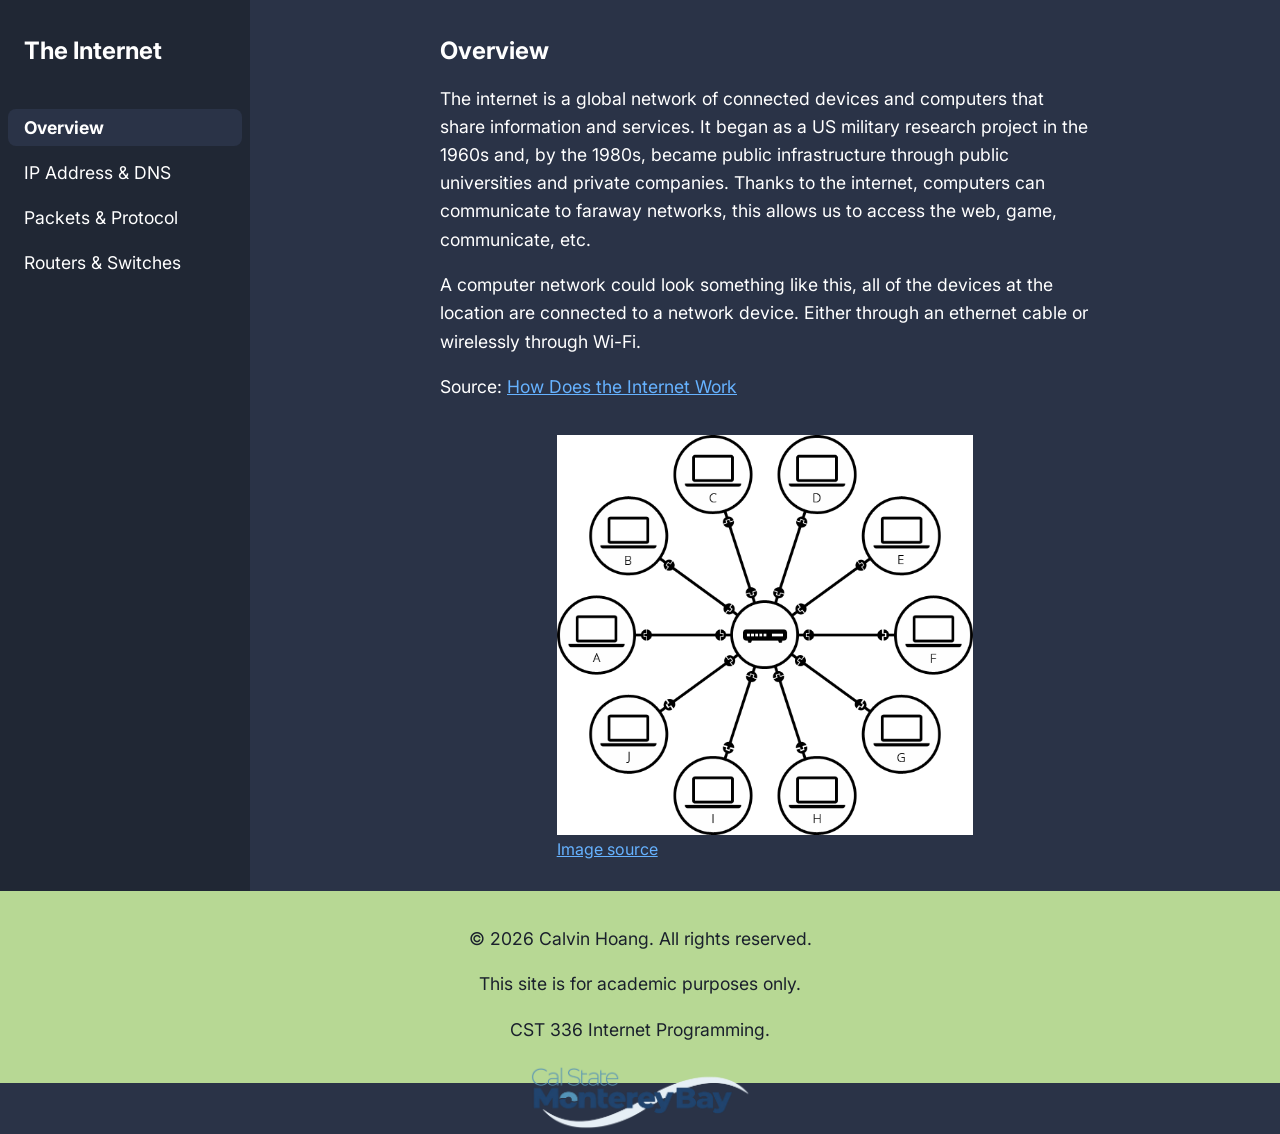
<file: hw1/index.html>
<!DOCTYPE html>
<html lang="en">

<head>
    <meta charset="UTF-8">
    <meta name="viewport" content="width=device-width, initial-scale=1.0">
    <title>Overview</title>
    <link rel="stylesheet" href="css/styles.css">
    <link rel="preconnect" href="https://fonts.googleapis.com">
    <link rel="preconnect" href="https://fonts.gstatic.com" crossorigin>
    <link
        href="https://fonts.googleapis.com/css2?family=Inter:ital,opsz,wght@0,14..32,100..900;1,14..32,100..900&display=swap"
        rel="stylesheet">
</head>

<body>
    <div class="layout">
        <nav class="sidebar">
            <header>
                <h1>The Internet</h1>
            </header>
            <ul>
                <li><a href="index.html" class="active">Overview</a></li>
                <li><a href="page2.html">IP Address & DNS</a></li>
                <li><a href="page3.html">Packets & Protocol</a></li>
                <li><a href="page4.html">Routers & Switches</a></li>
            </ul>
        </nav>

        <main>
            <article>
                <h2>Overview</h2>
                <p>
                    The internet is a global network of connected devices and computers that share information and
                    services. It began as a US military research project in the 1960s and, by the 1980s, became public
                    infrastructure through public universities and private companies. Thanks to the internet, computers
                    can communicate to faraway networks, this allows us to access the web, game, communicate, etc.
                </p>
                <p>A computer network could look something like this, all of the devices at the location are
                    connected to a network device. Either through an ethernet cable or wirelessly through Wi-Fi.
                </p>
                <p>Source: <a href="https://www.geeksforgeeks.org/blogs/how-does-the-internet-work/">How Does the
                        Internet Work</a></p>
                <div class="image">
                    <figure>
                        <img src="img/mozilla-internet.png" alt="Computers connected to a switch" class="medium">
                        <figcaption><a
                                href="https://developer.mozilla.org/en-US/docs/Learn_web_development/Howto/Web_mechanics/How_does_the_Internet_work">Image
                                source</a>
                        </figcaption>
                    </figure>
                </div>
            </article>

        </main>

        <footer>
            <p>&copy; 2026 Calvin Hoang. All rights reserved.</p>
            <p>This site is for academic purposes only.</p>
            <p>CST 336 Internet Programming.</p>
            <img src="img/CSUMB_Logo.png" alt="Cal State Monterey Bay Logo">
        </footer>
    </div>
</body>

</html>
</file>
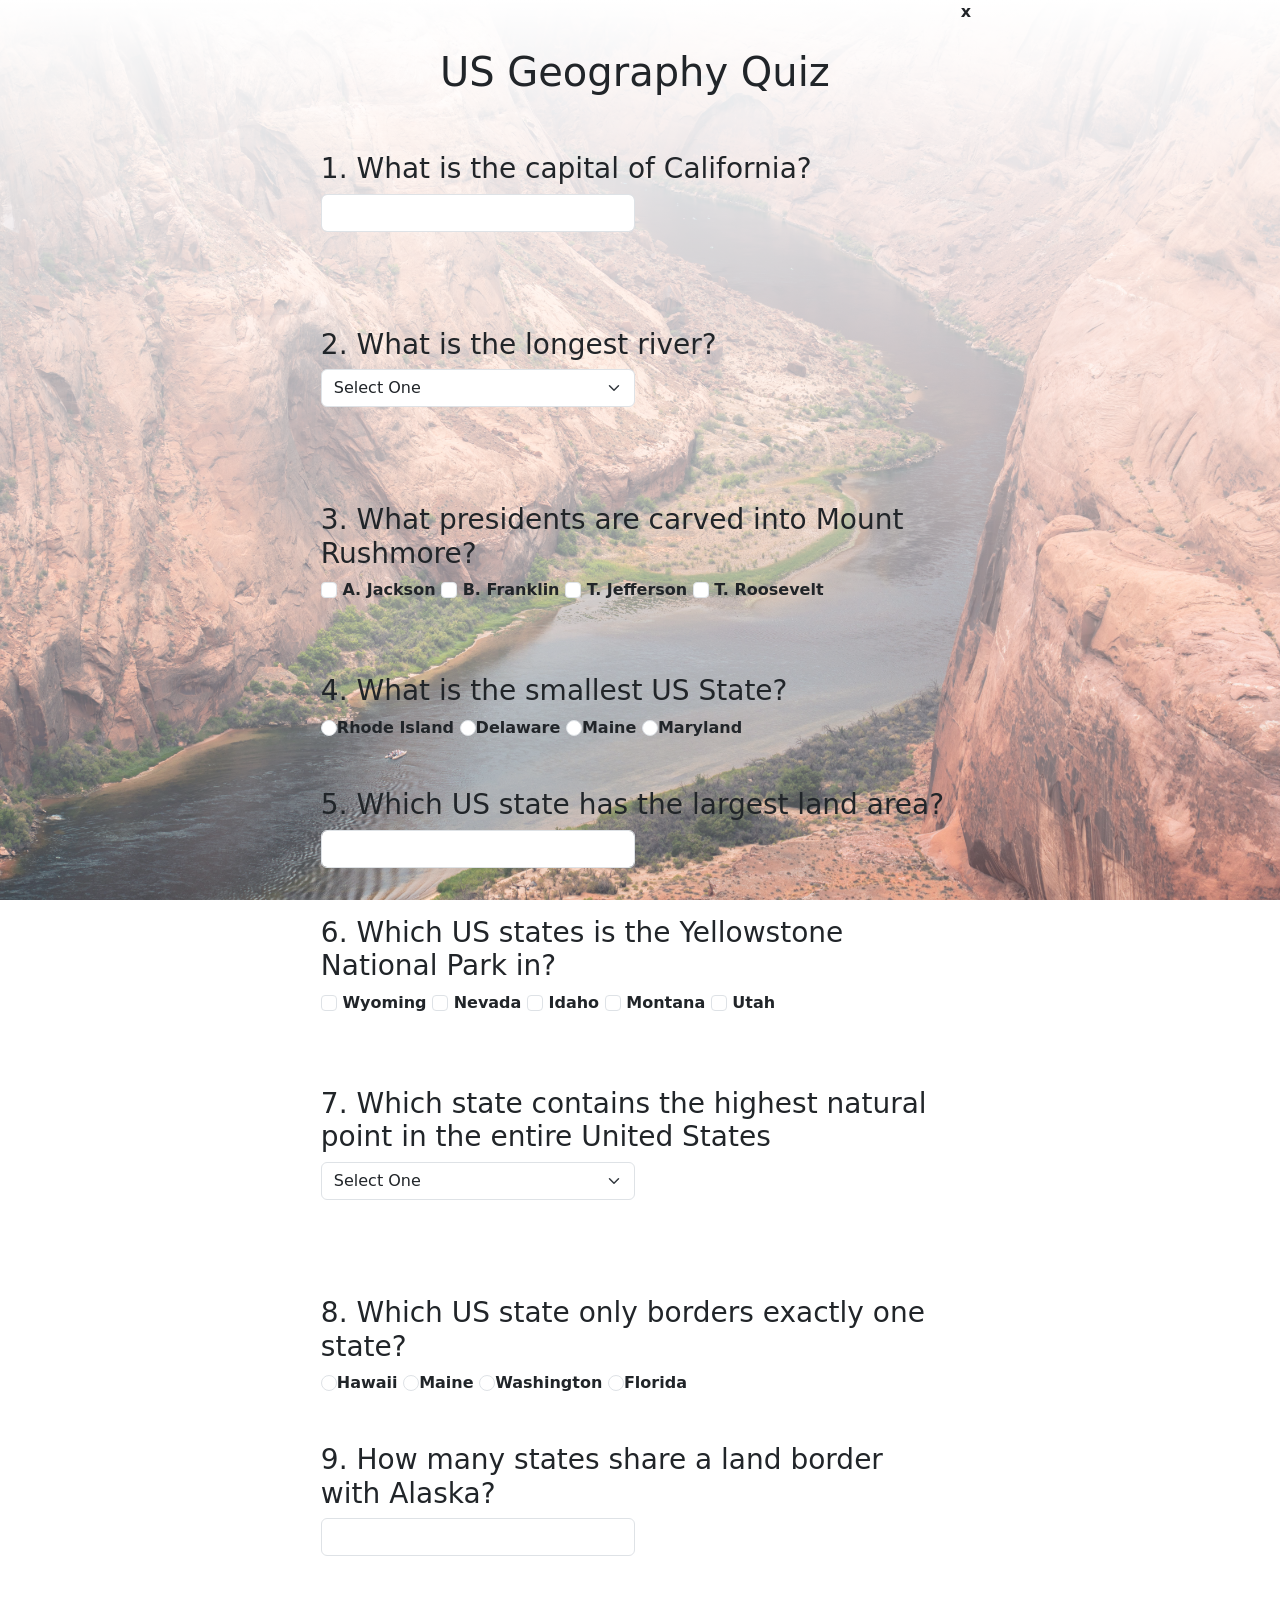
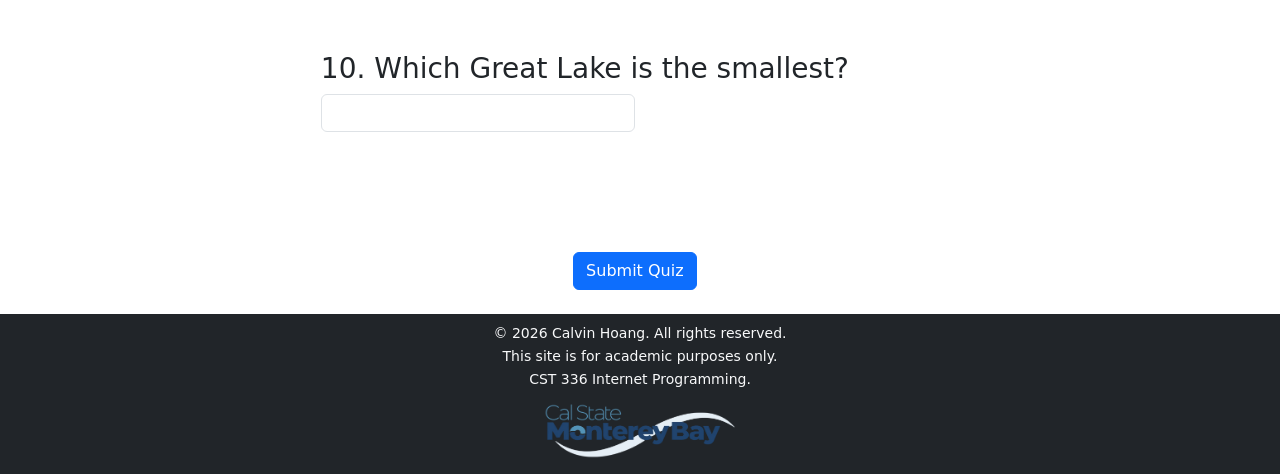
<file: hw2/index.html>
<!DOCTYPE html>
<html>

<head>
    <meta charset="UTF-8">
    <meta name="viewport" content="width=device-width, initial-scale=1.0">
    <title>US Geography Quiz</title>
    <link rel="stylesheet" href="css/styles.css">
    <link rel="stylesheet" href="https://cdn.jsdelivr.net/npm/bootstrap@5.3.3/dist/css/bootstrap.min.css">
    <link rel="preconnect" href="https://fonts.googleapis.com">
    <link rel="preconnect" href="https://fonts.gstatic.com" crossorigin>
    <link
        href="https://fonts.googleapis.com/css2?family=Inter:ital,opsz,wght@0,14..32,100..900;1,14..32,100..900&display=swap"
        rel="stylesheet">
</head>

<body>
    <main class="row justify-content-center fw-semibold">
        <div id="test" class="col-12 col-md-6">
            <h1 class="p-5 text-center">US Geography Quiz</h1>

            <!-- Questions -->
            <h3><span id="markImg1"></span>1. What is the capital of California?</h3>
            <input type="text" id="q1" class="form-control w-50">
            <br><br>
            <div id="q1Feedback"></div>
            <br><br>

            <h3><span id="markImg2"></span>2. What is the longest river?</h3>
            <select id="q2" class="form-select w-50">
                <option value="">Select One</option>
                <option value="ms">Mississippi</option>
                <option value="mo">Missouri</option>
                <option value="co">Colorado</option>
                <option value="de">Delaware</option>
            </select>
            <br><br>
            <div id="q2Feedback"></div>
            <br><br>

            <h3><span id="markImg3"></span>3. What presidents are carved into Mount Rushmore?</h3>
            <input type="checkbox" id="Jackson" class="form-check-input"> <label for="Jackson"
                class="form-check-label">A. Jackson</label>
            <input type="checkbox" id="Franklin" class="form-check-input"> <label for="Franklin"
                class="form-check-label">B. Franklin</label>
            <input type="checkbox" id="Jefferson" class="form-check-input"> <label for="Jefferson"
                class="form-check-label">T. Jefferson</label>
            <input type="checkbox" id="Roosevelt" class="form-check-input"> <label for="Roosevelt"
                class="form-check-label">T. Roosevelt</label>
            <br><br>
            <div id="q3Feedback"></div>
            <br><br>

            <h3><span id="markImg4"></span>4. What is the smallest US State?</h3>
            <div id="q4Choices"></div>
            <br><br>
            <div id="q4Feedback"></div>

            <h3><span id="markImg5"></span>5. Which US state has the largest land area? </h3>
            <input type="text" id="q5" class="form-control w-50">
            <br><br>
            <div id="q5Feedback"></div>

            <h3><span id="markImg6"></span>6. Which US states is the Yellowstone National Park in?</h3>
            <input type="checkbox" id="Wyoming" class="form-check-input"> <label for="Wyoming"
                class="form-check-label">Wyoming</label>
            <input type="checkbox" id="Nevada" class="form-check-input"> <label for="Nevada"
                class="form-check-label">Nevada</label>
            <input type="checkbox" id="Idaho" class="form-check-input"> <label for="Idaho"
                class="form-check-label">Idaho</label>
            <input type="checkbox" id="Montana" class="form-check-input"> <label for="Montana"
                class="form-check-label">Montana</label>
            <input type="checkbox" id="Utah" class="form-check-input"> <label for="Utah"
                class="form-check-label">Utah</label>
            <br><br>
            <div id="q6Feedback"></div>
            <br><br>


            <h3><span id="markImg7"></span>7. Which state contains the highest natural point in the entire United States
            </h3>
            <select id="q7" class="form-select w-50">
                <option value="">Select One</option>
                <option value="nv">Nevada</option>
                <option value="co">Colorado</option>
                <option value="ak">Alaska</option>
                <option value="ca">California</option>
            </select>
            <br><br>
            <div id="q7Feedback"></div>
            <br><br>

            <h3><span id="markImg8"></span>8. Which US state only borders exactly one state?</h3>
            <div id="q8Choices"></div>
            <br><br>
            <div id="q8Feedback"></div>

            <h3><span id="markImg9"></span>9. How many states share a land border with Alaska?</h3>
            <input type="number" id="q9" class="form-control w-50">
            <br><br>
            <div id="q9Feedback"></div>
            <br><br>

            <h3><span id="markImg10"></span>10. Which Great Lake is the smallest?</h3>
            <input type="text" id="q10" class="form-control w-50">
            <br><br>
            <div id="q10Feedback"></div>
            <br><br>

            <!-- Stats -->
            <div class="text-center">
                <h3 id="validationFdbk" class="bg-danger text-white"></h3>
                <button class="btn btn-primary my-3">Submit Quiz</button>
                <h2 id="scoreMessage" class="text-success fw-bold"></h2>
                <h2 id="totalScore" class="text-info fw-bold"></h2>
                <h3 id="totalAttempts"></h3>
            </div>
        </div>x
    </main>

    <footer class="text-center bg-dark text-light">
        <p>&copy; 2026 Calvin Hoang. All rights reserved.</p>
        <p>This site is for academic purposes only.</p>
        <p>CST 336 Internet Programming.</p>
        <img src="img/CSUMB_Logo.png" alt="Cal State Monterey Bay Logo" class="csumb-logo">
    </footer>
    <script src="js/script.js"></script>
</body>

</html>
</file>
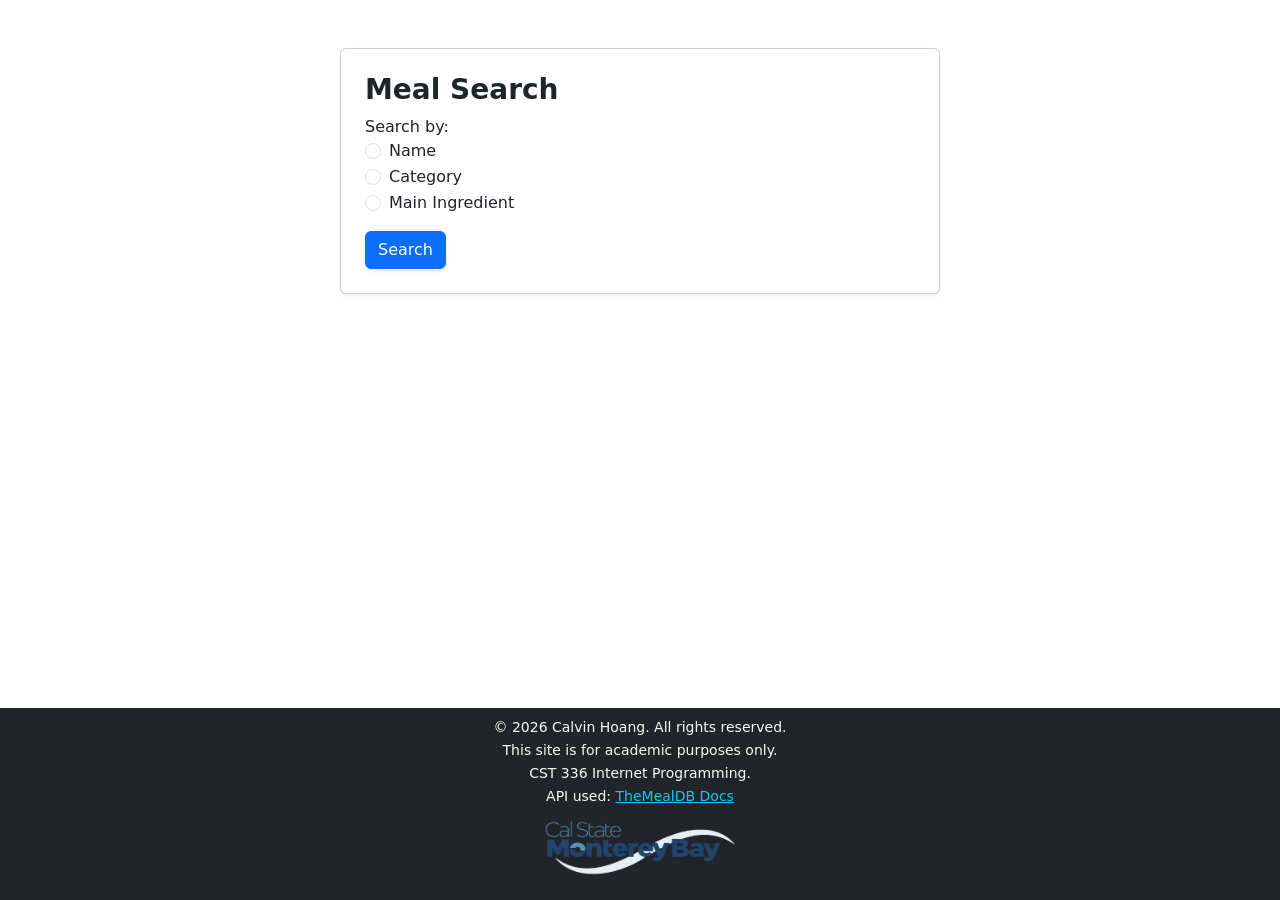
<file: hw3/index.html>
<!DOCTYPE html>
<html>

<head>
    <meta charset="UTF-8">
    <meta name="viewport" content="width=device-width, initial-scale=1.0">
    <title>Meal Search Form</title>
    <link rel="stylesheet" href="css/styles.css">
    <link rel="stylesheet" href="https://cdn.jsdelivr.net/npm/bootstrap@5.3.3/dist/css/bootstrap.min.css">
    <link rel="preconnect" href="https://fonts.googleapis.com">
    <link rel="preconnect" href="https://fonts.gstatic.com" crossorigin>
    <link
        href="https://fonts.googleapis.com/css2?family=Inter:ital,opsz,wght@0,14..32,100..900;1,14..32,100..900&display=swap"
        rel="stylesheet">
</head>

<body class="d-flex flex-column min-vh-100">
    <main class="flex-fill container my-4">
        <div id="formCard" class="card shadow-sm m-4 p-4 mx-auto">
            <h3 class="fw-semibold">Meal Search</h3>
            <form id="mealSearchForm">
                <div class="mb-3">
                    <label for="searchByLabel">Search by:</label>
                    <div class="form-check">
                        <input type="radio" id="name" class="form-check-input" name="searchType" value="name">
                        <label class="form-check-label" for="name">Name</label>
                    </div>
                    <div class="form-check">
                        <input type="radio" id="category" class="form-check-input" name="searchType" value="category">
                        <label class="form-check-label" for="category">Category</label>
                    </div>
                    <div class="form-check">
                        <input type="radio" id="mainIngredient" class="form-check-input" name="searchType"
                            value="mainIngredient">
                        <label class="form-check-label" for="mainIngredient">Main Ingredient</label>
                    </div>
                    <div id="selectAlert" class="alert alert-danger py-2" role="alert" hidden>
                        Select one!
                    </div>
                </div>
                <div id="searchContainer" class="mb-3" hidden>
                    <label for="searchByLabel">Search</label>
                    <input type="text" class="form-control" id="searchInput">
                </div>
                <div id="categoryContainer" class="mb-3" hidden>
                    <label for="categoryLabel">Categories</label>
                    <select class="form-select" id="categorySelect">
                        <option value=""></option>
                    </select>
                </div>
                <div id="inputAlert" class="alert alert-danger py-2" role="alert" hidden>
                </div>
                <button class="btn btn-primary shadow-sm">Search</button>
            </form>
        </div>

        <div id="resultsCard" class="card shadow-sm m-4 p-4 mx-auto" hidden>
        </div>
    </main>

    <footer class="text-center bg-dark text-light mt-auto">
        <p>&copy; 2026 Calvin Hoang. All rights reserved.</p>
        <p>This site is for academic purposes only.</p>
        <p>CST 336 Internet Programming.</p>
        <p>API used: <a href="https://www.themealdb.com/docs_api_guide.php" target="_blank" class="link-info">TheMealDB
                Docs</a></p>
        <img src="img/CSUMB_Logo.png" alt="Cal State Monterey Bay Logo" class="csumb-logo">
    </footer>
    <script src="js/script.js"></script>
</body>

</html>
</file>
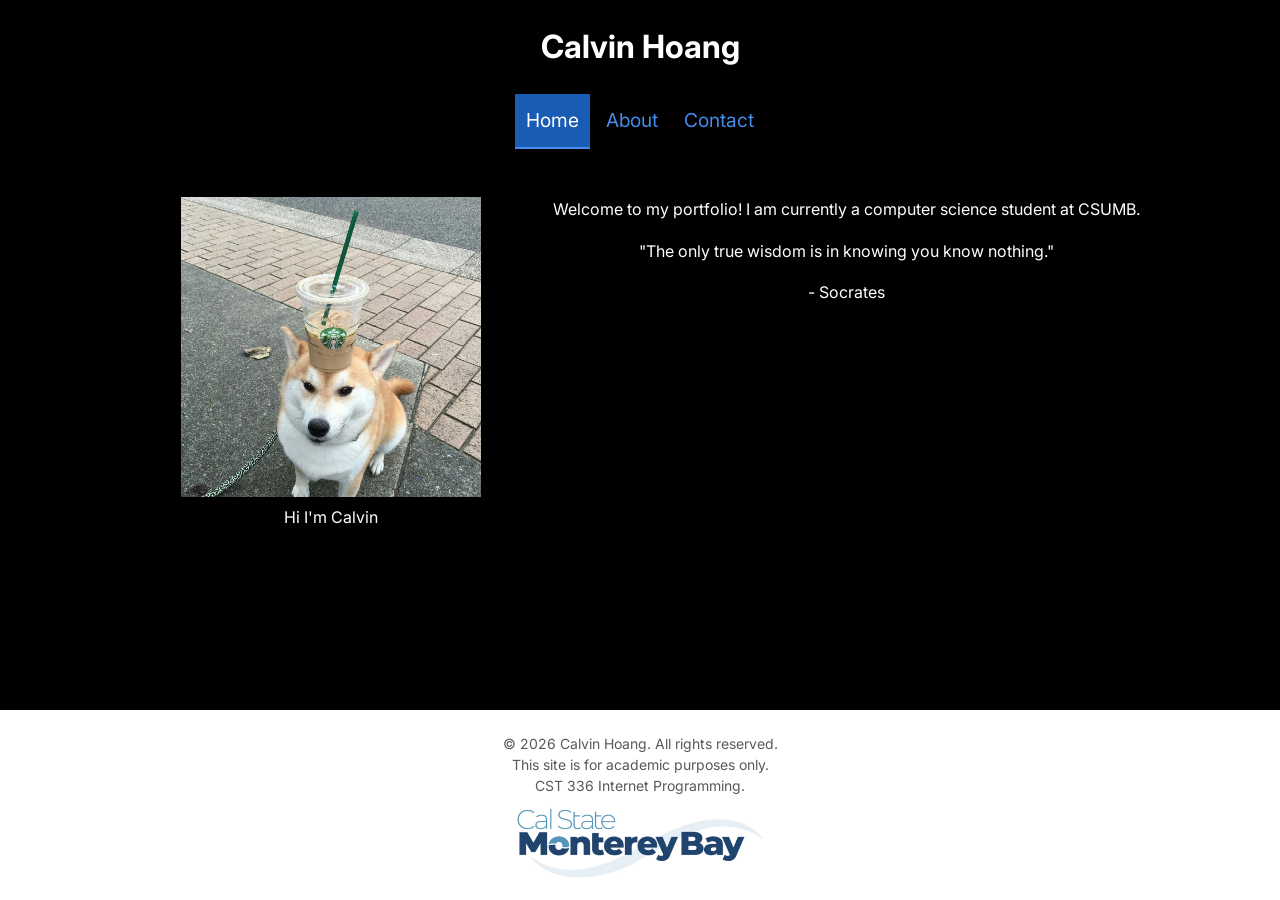
<file: lab1/index.html>
<!doctype html>
<html lang="en">

<head>
  <meta charset="UTF-8" />
  <meta name="viewport" content="width=device-width, initial-scale=1.0">
  <title>Lab 1</title>
  <link rel="stylesheet" href="css/styles.css">
  <link rel="preconnect" href="https://fonts.googleapis.com">
  <link rel="preconnect" href="https://fonts.gstatic.com" crossorigin>
  <link
    href="https://fonts.googleapis.com/css2?family=Inter:ital,opsz,wght@0,14..32,100..900;1,14..32,100..900&display=swap"
    rel="stylesheet">
</head>

<body>
  <header>
    <h1>Calvin Hoang</h1>
    <nav>
      <a href="index.html" class="active">Home</a>
      <a href="about.html">About</a>
      <a href="contact.html">Contact</a>
    </nav>
  </header>

  <main>
    <figure>
      <img src="img/shiba.jpg" alt="GitHub portrait of Calvin" class="profile-image">
      <figcaption>Hi I'm Calvin</figcaption>
    </figure>

    <section>
      <p>
        Welcome to my portfolio! I am currently a computer science student at
        CSUMB.
      </p>
      <p>"The only true wisdom is in knowing you know nothing."</p>
      <p>- Socrates</p>
    </section>
  </main>

  <footer>
    <p>&copy; 2026 Calvin Hoang. All rights reserved.</p>
    <p>This site is for academic purposes only.</p>
    <p>CST 336 Internet Programming.</p>
    <img src="img/CSUMB_Logo.png" alt="Cal State Monterey Bay Logo" class="csumb-logo">
  </footer>
</body>

</html>
</file>
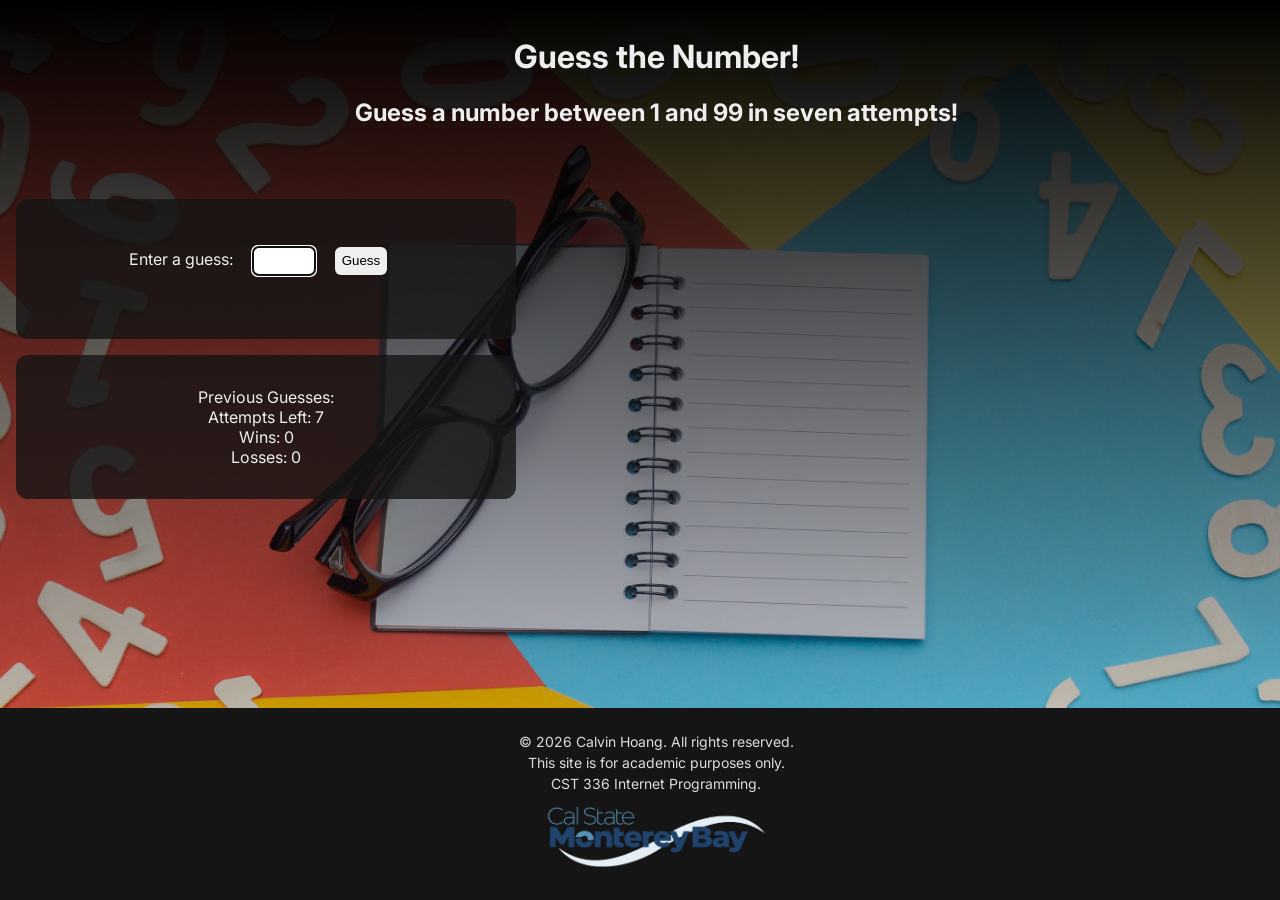
<file: lab2/index.html>
<!DOCTYPE html>
<html>

<head>
    <title> Guess a Number</title>
    <meta charset="utf-8">
    <link rel="stylesheet" href="css/styles.css">
    <link rel="preconnect" href="https://fonts.googleapis.com">
    <link rel="preconnect" href="https://fonts.gstatic.com" crossorigin>
    <link
        href="https://fonts.googleapis.com/css2?family=Inter:ital,opsz,wght@0,14..32,100..900;1,14..32,100..900&display=swap"
        rel="stylesheet">
</head>

<body>
    <header>
        <h1>Guess the Number!</h1>
        <h2>Guess a number between 1 and 99 in seven attempts!</h2>
    </header>
    <br>
    <main>
        <div id="game">
            <span>Enter a guess:</span>
            <input type="text" id="playerGuess" size="5">
            <button id="guessBtn"> Guess </button> <br>
            <button id="resetBtn"> Reset </button>
            <p id="feedback"></p>
        </div>
        <div id="stats">
            Previous Guesses:
            <span id="guesses"></span>
            <br>
            Attempts Left:
            <span id="attempts"></span>
            <br>
            Wins:
            <span id="wins">0</span>
            <br>
            Losses:
            <span id="losses">0</span>
        </div>
    </main>

    <footer>
        <p>&copy; 2026 Calvin Hoang. All rights reserved.</p>
        <p>This site is for academic purposes only.</p>
        <p>CST 336 Internet Programming.</p>
        <img src="img/CSUMB_Logo.png" alt="Cal State Monterey Bay Logo" class="csumb-logo">
    </footer>
    <script src="js/script.js"></script>
</body>

</html>
</file>
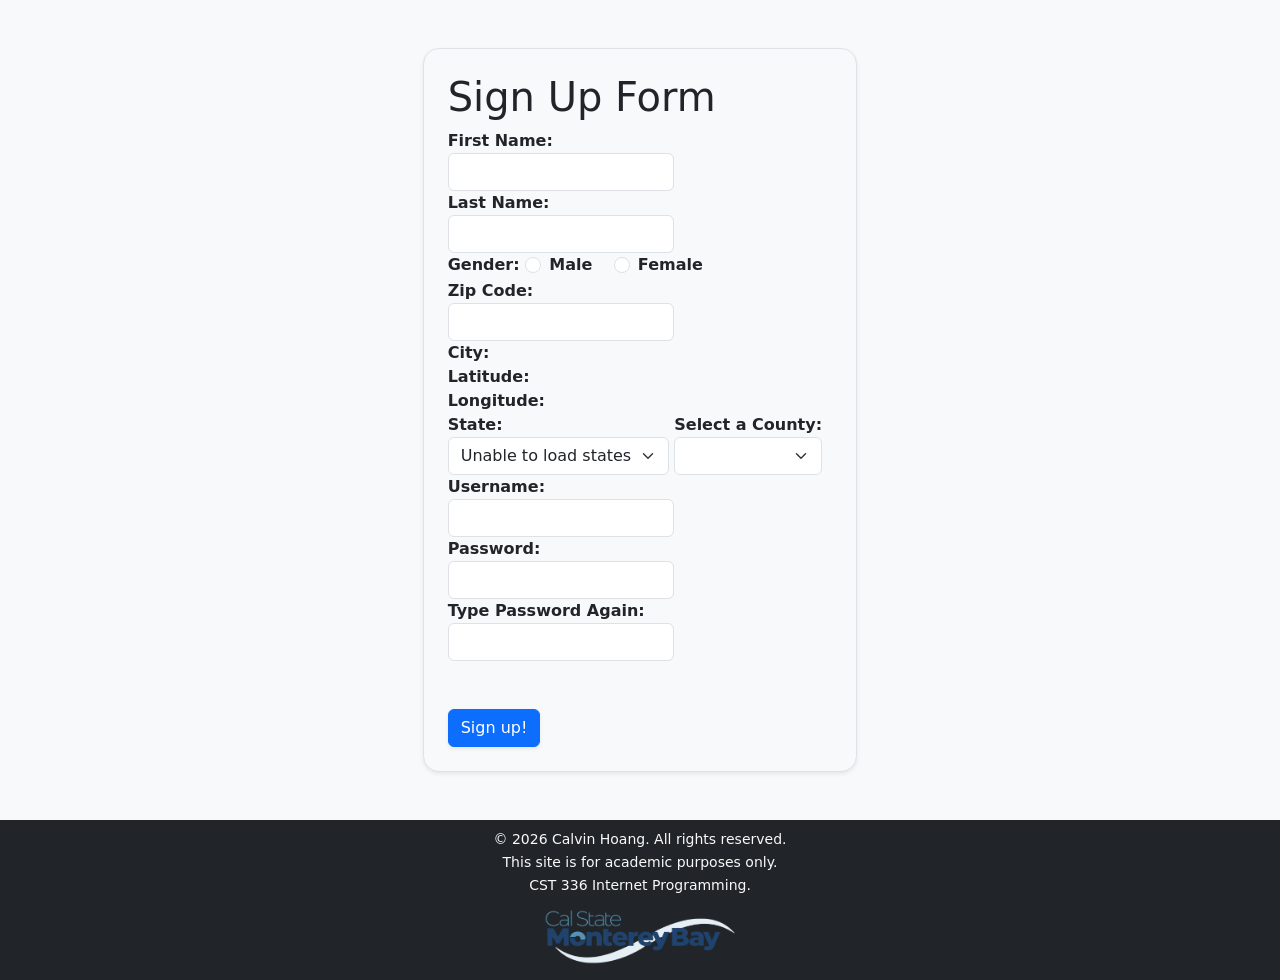
<file: lab3/index.html>
<!DOCTYPE html>
<html>

<head>
    <meta charset="utf-8">
    <title> Sign Up Page </title>
    <link rel="stylesheet" href="css/styles.css">
    <link rel="stylesheet" href="https://cdn.jsdelivr.net/npm/bootstrap@5.3.3/dist/css/bootstrap.min.css">
    <link rel="preconnect" href="https://fonts.googleapis.com">
    <link rel="preconnect" href="https://fonts.gstatic.com" crossorigin>
    <link
        href="https://fonts.googleapis.com/css2?family=Inter:ital,opsz,wght@0,14..32,100..900;1,14..32,100..900&display=swap"
        rel="stylesheet">
</head>

<body class="bg-light">
    <main class="row justify-content-center fw-semibold my-5">
        <div class="bg-light border rounded-4 p-4 shadow-sm col-12 col-md-4">
            <h1> Sign Up Form</h1>
            <form id="signupForm" action="welcome.html">
                <label> First Name:
                    <input type="text" id="fName" class="form-control" name="fName">
                </label>

                <label>Last Name:
                    <input type="text" id="lName" class="form-control" name="lName">
                </label><br>

                Gender:
                <div class="form-check form-check-inline">
                    <input class="form-check-input" type="radio" name="gender" id="male" value="male">
                    <label class="form-check-label" for="male">Male</label>
                </div>
                <div class="form-check form-check-inline">
                    <input class="form-check-input" type="radio" name="gender" id="female" value="female">
                    <label class="form-check-label" for="female">Female</label>
                </div><br>

                <label>Zip Code:
                    <input type="number" id="zip" class="form-control" name="zip">
                </label><br>

                City: <span id="city"></span><br>
                Latitude: <span id="latitude"></span><br>
                Longitude: <span id="longitude"></span><br>

                <label>State:
                    <select id="state" class="form-select" name="state">
                        <option value="">Loading states...</option>
                    </select>
                </label>

                <label>Select a County:
                    <select id="county" class="form-select" name="county">
                        <option value=""></option>
                    </select>
                </label><br>

                <label>Username:
                    <input type="text" id="username" class="form-control" name="username">
                </label>
                <span id="usernameError"></span><br>

                <label>Password:
                    <input type="password" id="password" class="form-control" name="password">
                </label>
                <span id="passwordSuggest"></span><br>

                <label>Type Password Again:
                    <input type="password" id="passwordAgain" class="form-control" name="passwordAgain"><br>
                </label><br>
                <span id="passwordError"></span><br>

                <button class="btn btn-primary shadow-sm">Sign up!</button>
            </form>
        </div>
    </main>
    <footer class="text-center bg-dark text-light">
        <p>&copy; 2026 Calvin Hoang. All rights reserved.</p>
        <p>This site is for academic purposes only.</p>
        <p>CST 336 Internet Programming.</p>
        <img src="img/CSUMB_Logo.png" alt="Cal State Monterey Bay Logo" class="csumb-logo">
    </footer>

    <script src="js/script.js"></script>
</body>

</html>
</file>
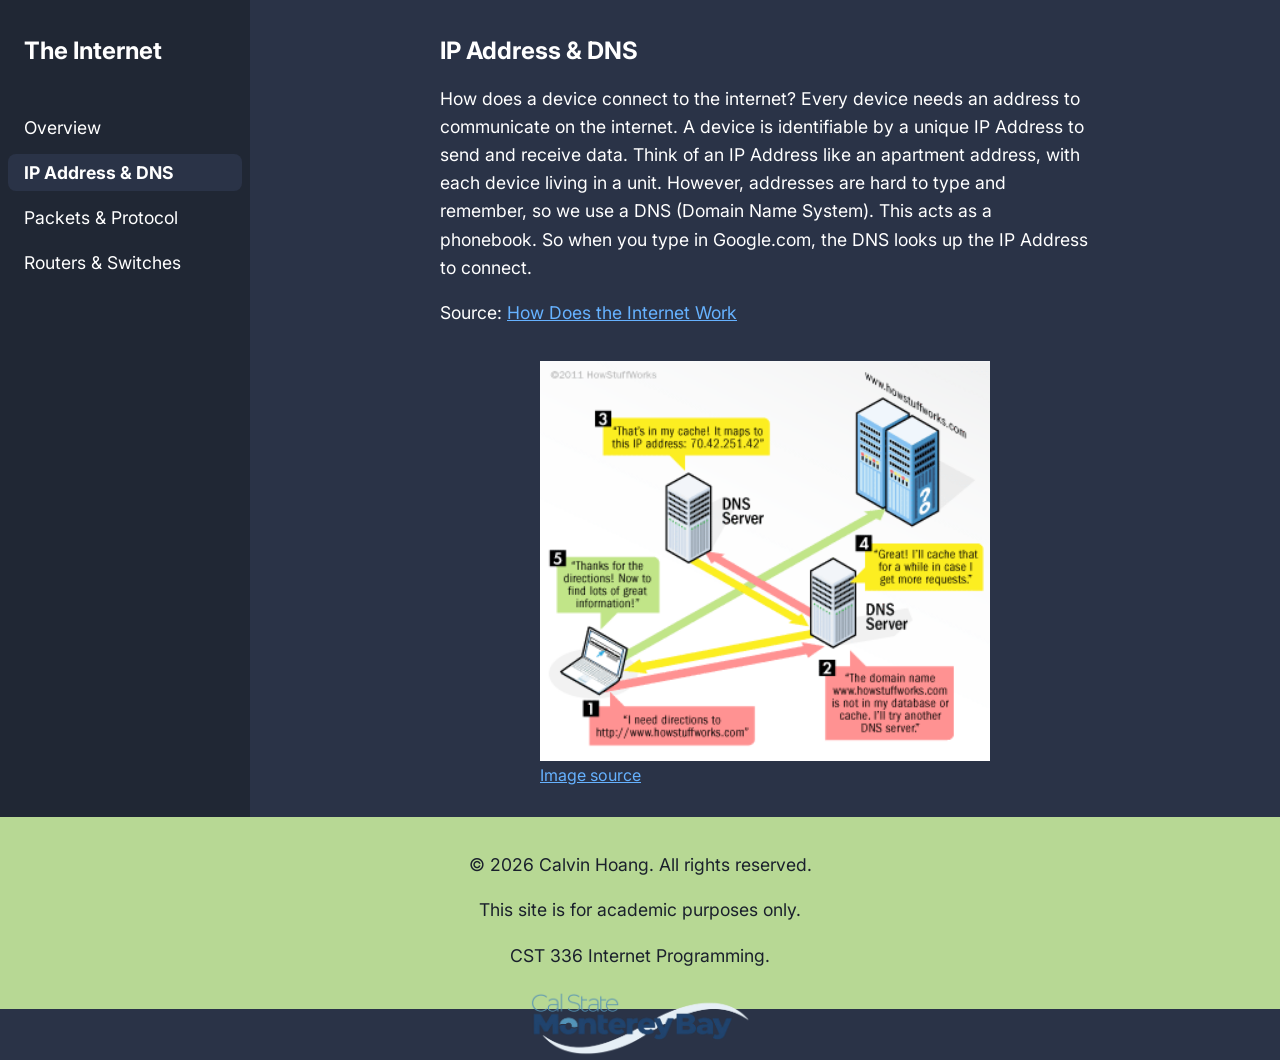
<file: hw1/page2.html>
<!DOCTYPE html>
<html lang="en">

<head>
    <meta charset="UTF-8">
    <meta name="viewport" content="width=device-width, initial-scale=1.0">
    <title>Arrays & Lists</title>
    <link rel="stylesheet" href="css/styles.css">
    <link rel="preconnect" href="https://fonts.googleapis.com">
    <link rel="preconnect" href="https://fonts.gstatic.com" crossorigin>
    <link
        href="https://fonts.googleapis.com/css2?family=Inter:ital,opsz,wght@0,14..32,100..900;1,14..32,100..900&display=swap"
        rel="stylesheet">
</head>

<body>
    <div class="layout">
        <nav class="sidebar">
            <header>
                <h1>The Internet</h1>
            </header>
            <ul>
                <li><a href="index.html">Overview</a></li>
                <li><a href="page2.html" class="active">IP Address & DNS</a></li>
                <li><a href="page3.html">Packets & Protocol</a></li>
                <li><a href="page4.html">Routers & Switches</a></li>
            </ul>
        </nav>
        <main>
            <article>
                <h2>IP Address & DNS</h2>
                <p>How does a device connect to the internet? Every device needs an address to communicate on the
                    internet. A device is identifiable by a unique IP Address to send and receive data. Think of an IP
                    Address like an apartment address, with each device living in a unit. However, addresses are hard to
                    type and remember, so we use a DNS (Domain Name System). This acts as a phonebook. So when you type
                    in Google.com, the DNS looks up the IP Address to connect.</p>
                    <p>Source: <a
                        href="https://www.geeksforgeeks.org/blogs/how-does-the-internet-work/">How Does the Internet
                        Work</a></p>
                <div class="image">
                    <figure>
                        <img src="img/dns.gif" alt="Computer asking DNS for directions to a website" class="medium">
                        <figcaption><a
                                href="https://medium.com/@jonathansychan/a-deeper-dive-into-dns-21be77ecc767">Image
                                source</a>
                        </figcaption>
                    </figure>
                </div>
            </article>

        </main>

        <footer>
            <p>&copy; 2026 Calvin Hoang. All rights reserved.</p>
            <p>This site is for academic purposes only.</p>
            <p>CST 336 Internet Programming.</p>
            <img src="img/CSUMB_Logo.png" alt="Cal State Monterey Bay Logo">
        </footer>
    </div>
</body>

</html>
</file>
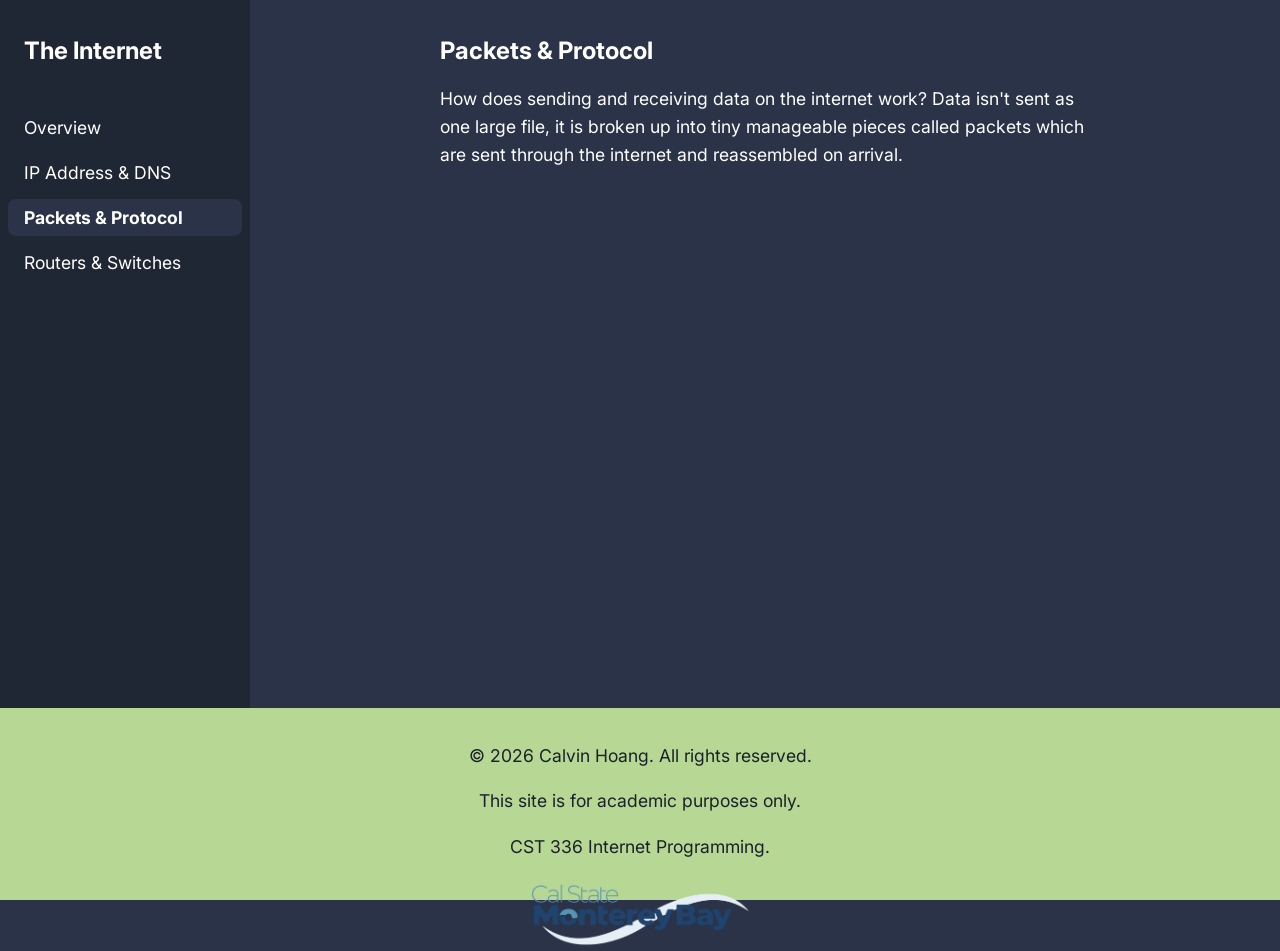
<file: hw1/page3.html>
<!DOCTYPE html>
<html lang="en">

<head>
    <meta charset="UTF-8">
    <meta name="viewport" content="width=device-width, initial-scale=1.0">
    <title>Trees & Graphs</title>
    <link rel="stylesheet" href="css/styles.css">
    <link rel="preconnect" href="https://fonts.googleapis.com">
    <link rel="preconnect" href="https://fonts.gstatic.com" crossorigin>
    <link
        href="https://fonts.googleapis.com/css2?family=Inter:ital,opsz,wght@0,14..32,100..900;1,14..32,100..900&display=swap"
        rel="stylesheet">
</head>

<body>
    <div class="layout">
        <nav class="sidebar">
            <header>
                <h1>The Internet</h1>
            </header>
            <ul>
                <li><a href="index.html">Overview</a></li>
                <li><a href="page2.html">IP Address & DNS</a></li>
                <li><a href="page3.html" class="active">Packets & Protocol</a></li>
                <li><a href="page4.html">Routers & Switches</a></li>
            </ul>
        </nav>

        <main>
            <article>
                <h2>Packets & Protocol</h2>
                <p>How does sending and receiving data on the internet work? Data isn't sent as one large file, it is
                    broken up into tiny manageable pieces called packets which are sent through the internet and
                    reassembled on arrival. </p>
            </article>

        </main>

        <footer>
            <p>&copy; 2026 Calvin Hoang. All rights reserved.</p>
            <p>This site is for academic purposes only.</p>
            <p>CST 336 Internet Programming.</p>
            <img src="img/CSUMB_Logo.png" alt="Cal State Monterey Bay Logo">
        </footer>
    </div>
</body>

</html>
</file>
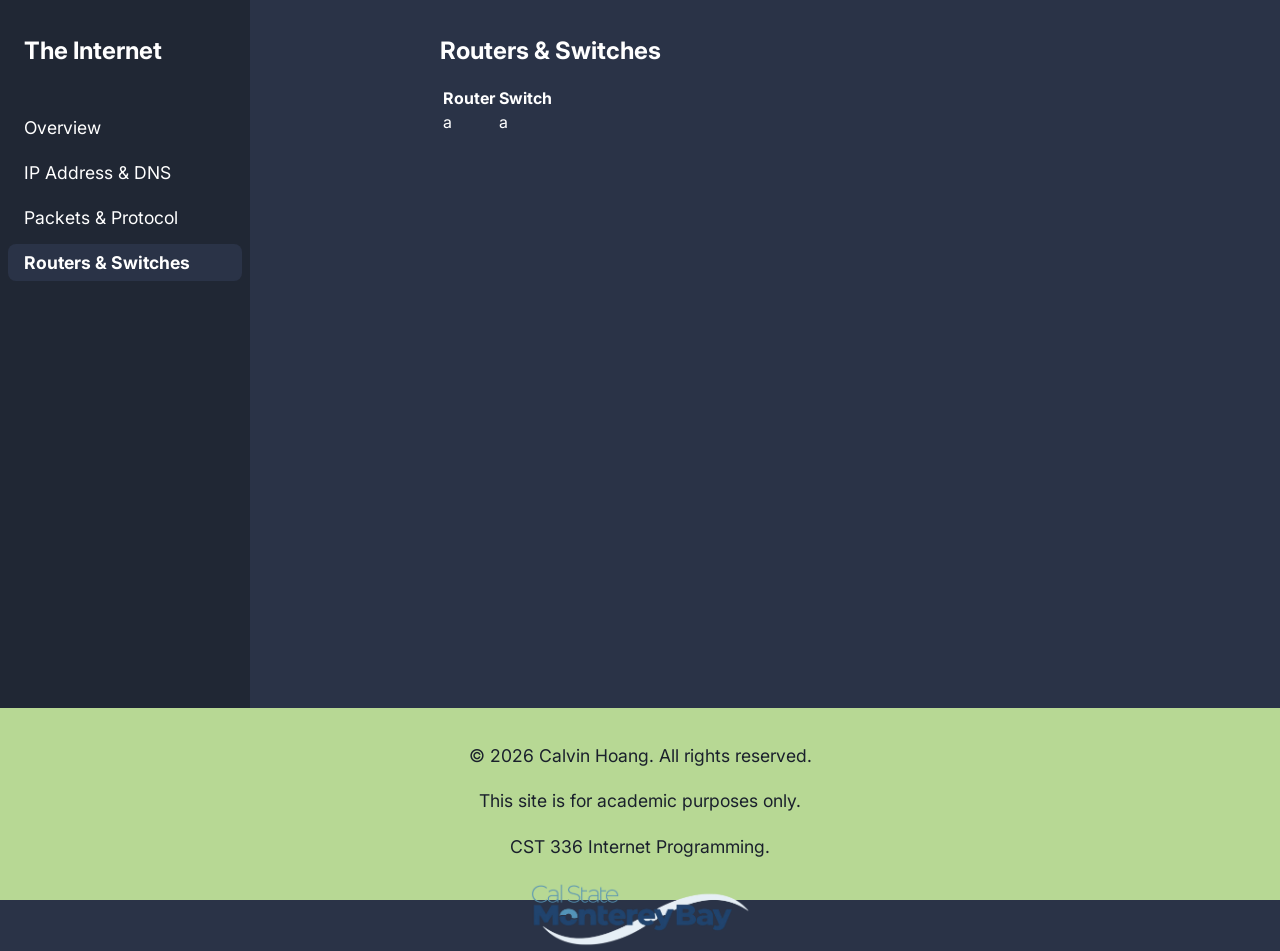
<file: hw1/page4.html>
<!DOCTYPE html>
<html lang="en">

<head>
    <meta charset="UTF-8">
    <meta name="viewport" content="width=device-width, initial-scale=1.0">
    <title>Algorithms & Big O</title>
    <link rel="stylesheet" href="css/styles.css">
    <link rel="preconnect" href="https://fonts.googleapis.com">
    <link rel="preconnect" href="https://fonts.gstatic.com" crossorigin>
    <link
        href="https://fonts.googleapis.com/css2?family=Inter:ital,opsz,wght@0,14..32,100..900;1,14..32,100..900&display=swap"
        rel="stylesheet">
</head>

<body>
    <div class="layout">
        <nav class="sidebar">
            <header>
                <h1>The Internet</h1>
            </header>
            <ul>
                <li><a href="index.html">Overview</a></li>
                <li><a href="page2.html">IP Address & DNS</a></li>
                <li><a href="page3.html">Packets & Protocol</a></li>
                <li><a href="page4.html" class="active">Routers & Switches</a></li>
            </ul>
        </nav>

        <main>
            <article>
                <h2>Routers & Switches</h2>
                <p></p>
                <table id="table-header">
                    <thead>
                        <tr>
                            <th scope="col">Router</th>
                            <th scope="col">Switch</th>
                        </tr>
                    </thead>
                    <tbody>
                        <tr>
                            <td>a</td>
                            <td>a</td>
                        </tr>
                    </tbody>
                </table>
            </article>

        </main>

        <footer>
            <p>&copy; 2026 Calvin Hoang. All rights reserved.</p>
            <p>This site is for academic purposes only.</p>
            <p>CST 336 Internet Programming.</p>
            <img src="img/CSUMB_Logo.png" alt="Cal State Monterey Bay Logo">
        </footer>
    </div>
</body>

</html>
</file>
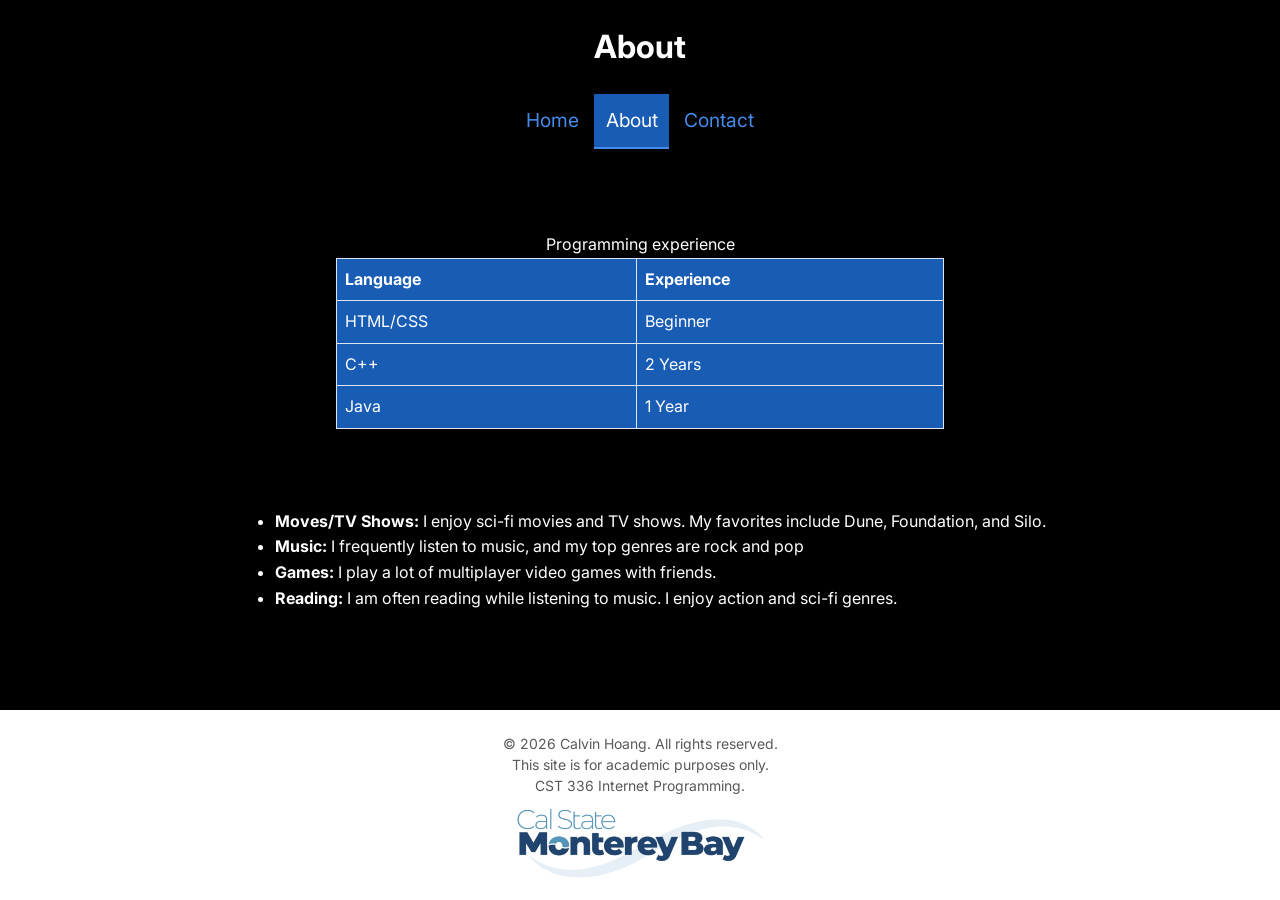
<file: lab1/about.html>
<!doctype html>
<html lang="en">

<head>
  <meta charset="UTF-8" />
  <meta name="viewport" content="width=device-width, initial-scale=1.0">
  <title>About</title>
  <link rel="stylesheet" href="css/styles.css">
  <link rel="preconnect" href="https://fonts.googleapis.com">
  <link rel="preconnect" href="https://fonts.gstatic.com" crossorigin>
  <link
    href="https://fonts.googleapis.com/css2?family=Inter:ital,opsz,wght@0,14..32,100..900;1,14..32,100..900&display=swap"
    rel="stylesheet">
</head>

<body>
  <header>
    <h1>About</h1>
    <nav>
      <a href="index.html">Home</a>
      <a href="about.html" class="active">About</a>
      <a href="contact.html">Contact</a>
    </nav>
  </header>

  <main id="about-main">
    <table>
      <caption>
        Programming experience
      </caption>
      <thead>
        <tr id="table-header">
          <th scope="col">Language</th>
          <th scope="col">Experience</th>
        </tr>
      </thead>
      <tbody>
        <tr id="table-header">
          <td>HTML/CSS</td>
          <td>Beginner</td>
        </tr>
        <tr id="table-header">
          <td>C++</td>
          <td>2 Years</td>
        </tr>
        <tr id="table-header">
          <td>Java</td>
          <td>1 Year</td>
        </tr>
      </tbody>
    </table>

    <ul>
      <li>
        <strong>Moves/TV Shows:</strong> I enjoy sci-fi movies and TV shows.
        My favorites include Dune, Foundation, and Silo.
      </li>
      <li>
        <strong>Music:</strong> I frequently listen to music, and my top
        genres are rock and pop
      </li>
      <li>
        <strong>Games:</strong> I play a lot of multiplayer video games with
        friends.
      </li>
      <li>
        <strong>Reading:</strong> I am often reading while listening to music.
        I enjoy action and sci-fi genres.
      </li>
    </ul>
  </main>

  <footer>
    <p>&copy; 2026 Calvin Hoang. All rights reserved.</p>
    <p>This site is for academic purposes only.</p>
    <p>CST 336 Internet Programming.</p>
    <img src="img/CSUMB_Logo.png" alt="Cal State Monterey Bay Logo" class="csumb-logo">
  </footer>
</body>

</html>
</file>
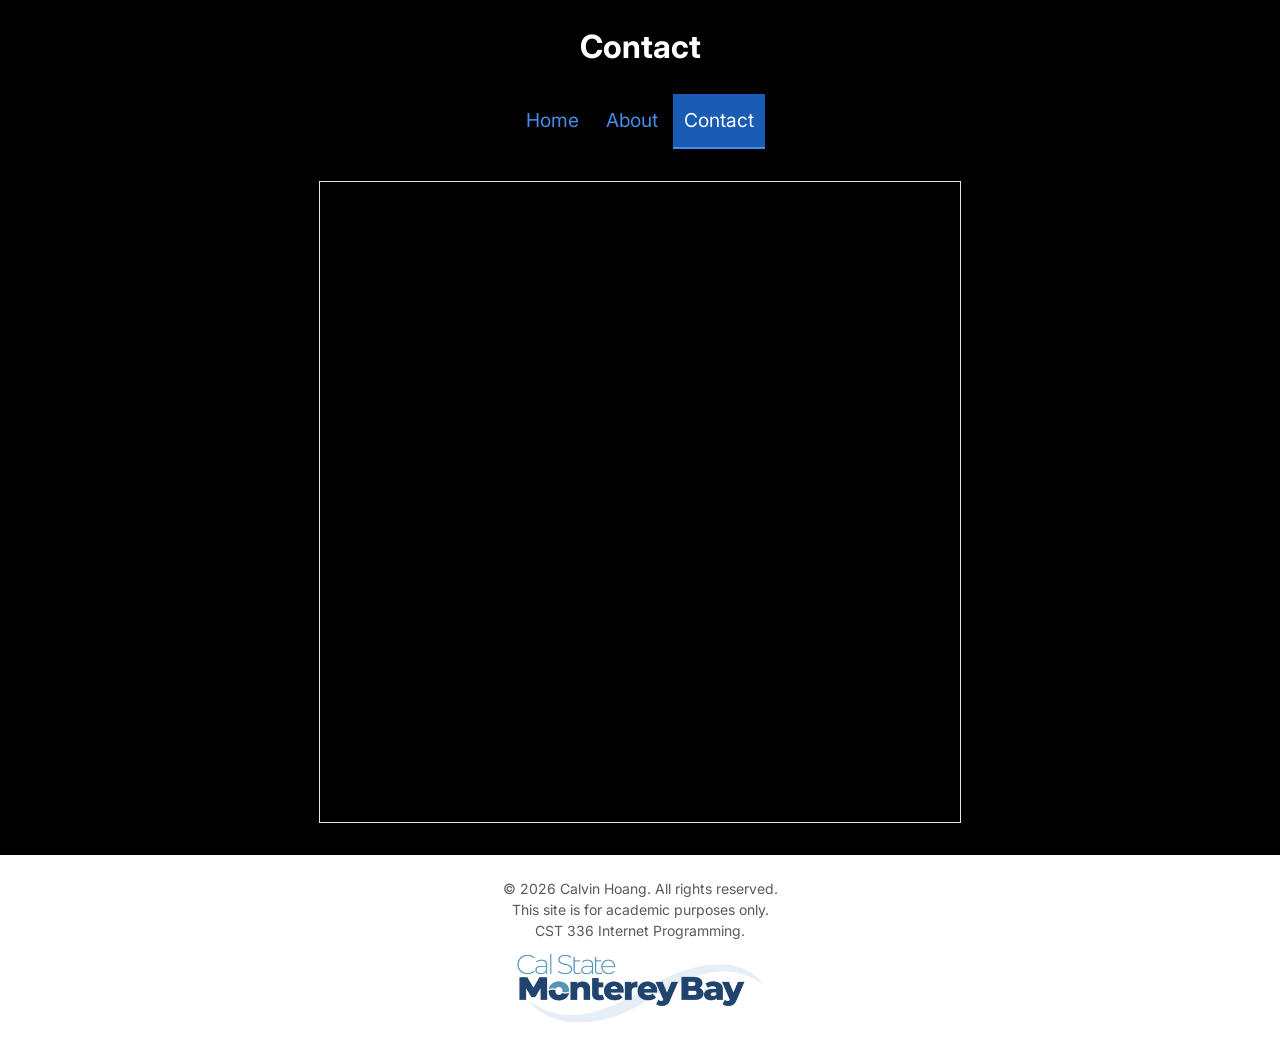
<file: lab1/contact.html>
<!doctype html>
<html lang="en">

<head>
  <meta charset="UTF-8">
  <meta name="viewport" content="width=device-width, initial-scale=1.0">
  <title>Contact</title>
  <link rel="stylesheet" href="css/styles.css">
  <link rel="preconnect" href="https://fonts.googleapis.com">
  <link rel="preconnect" href="https://fonts.gstatic.com" crossorigin>
  <link
    href="https://fonts.googleapis.com/css2?family=Inter:ital,opsz,wght@0,14..32,100..900;1,14..32,100..900&display=swap"
    rel="stylesheet">
</head>

<body>
  <header>
    <h1>Contact</h1>
    <nav>
      <a href="index.html">Home</a>
      <a href="about.html">About</a>
      <a href="contact.html" class="active">Contact</a>
    </nav>
  </header>

  <main>
    <iframe
      src="https://docs.google.com/forms/d/e/1FAIpQLSdFt9qs2VmXCPP9K4jnOwATB9qlk5ErYiWxXz-bspnvj3rk8w/viewform?usp=publish-editor"
      title="Contact form" loading="lazy">
    </iframe>
  </main>

  <footer>
    <p>&copy; 2026 Calvin Hoang. All rights reserved.</p>
    <p>This site is for academic purposes only.</p>
    <p>CST 336 Internet Programming.</p>
    <img src="img/CSUMB_Logo.png" alt="Cal State Monterey Bay Logo" class="csumb-logo">
  </footer>
</body>

</html>
</file>
<file: hw1/css/styles.css>
:root {
    --text-on-dark: #FFFFFF;
    --text-on-light: #1A202C;
    /* 
    Colors retrieved/modified from: 
    https://colorhunt.co/palette/20273436415ab7d894e0f8c7 
    */
    --sidebar: #202734;
    --background: #2A3347;
    --secondary: #B7D894;
    --accent: #E0F8C7;
    --active: rgb(50, 62, 82);
}

html,
body {
    margin: 0;
    padding: 0;
    height: 100vh;
    background-color: var(--background);
    color: #0d0d0d;
    font-family: "Inter", Arial, Helvetica;
}

a {
    color: #66B2FF;
}

a:visited {
    color: #D6A3FF;
}

p {
    font-size: 1.1rem;
    line-height: 1.6;
}

.layout {
    display: flex;
    flex-wrap: wrap;
    height: 100vh;
}

.sidebar {
    background-color: var(--sidebar);
    width: 250px;
    flex-shrink: 0;
    min-height: 100%;
    align-self: stretch;
    position: fixed;
}

.sidebar header {
    padding: 1rem 1.5rem;
    color: var(--text-on-dark);
}

.sidebar ul {
    list-style-type: none;
    margin: 0;
    padding: 0;
}

.sidebar a {
    text-decoration: none;
    display: block;
    padding: 0.5rem;
    padding-left: 1rem;
    border-radius: 0.5rem;
    margin: 0.5rem;
    font-size: 1.1rem;
    color: var(--text-on-dark);
}

.sidebar a:hover {
    font-weight: bold;
    color: var(--text-on-light);
    background-color: var(--secondary);
}

.active {
    font-weight: bold;
    color: var(--text-on-dark);
    background-color: var(--background);
}

main {
    color: var(--text-on-dark);
    padding: 1rem 3rem;
    flex-grow: 1;
    margin-left: 250px;
}

article {
    max-width: 65ch;
    margin-inline: auto;
}

footer {
    width: 100%;
    text-align: center;
    color: var(--text-on-light);
    font-size: 0.875rem;
    line-height: 0.5;
    padding: 1rem;
    height: 10rem;
    background-color: var(--secondary);
    margin-top: auto;
    z-index: 1;

}

footer img {
    flex-shrink: 0;
    width: auto;
    height: 4rem;
    padding: 4px;
}

.medium {
    width: auto;
    height: 400px;
}

.image {
    display: flex;
    justify-content: center;
    align-items: center;
}
</file>
<file: hw2/css/styles.css>
body {
    margin: 0;
    font-family: "Inter", Arial, Helvetica;

    background-image: linear-gradient(rgba(255, 255, 255, 1), rgba(255, 255, 255, 0.2)), url('../img/pexels-alexmoliski-32290415.jpg');
    background-size: cover;
    background-position: center;
    background-repeat: no-repeat;
    background-attachment: fixed;
}


footer {
    width: 100%;
    font-size: 0.875rem;
    line-height: 0.5;
    padding: 1rem;
    height: 10rem;
}

footer img {
    width: auto;
    height: 4rem;
    padding: 4px;
}
</file>
<file: hw3/css/styles.css>
body {
    margin: 0;
    font-family: "Inter", Arial, Helvetica;
}

.card {
    width: min(100%, 600px)
}

.card h4, .card img {
    margin-bottom: 1rem;
}

.instructions {
    white-space: pre-line;
}

footer {
    width: 100%;
    font-size: 0.875rem;
    line-height: 0.5;
    padding: 1rem;
    height: 12rem;
}

footer img {
    width: auto;
    height: 4rem;
    padding: 4px;
}
</file>
<file: lab1/css/styles.css>
body {
    display: flex;
    flex-direction: column;
    margin: 0;
    min-height: 100vh;
    background-color: #000;
    color: #fff;
    font-family: "Inter", Arial, sans-serif;
    line-height: 1.6;
}

header,
nav,
main,
footer {
    text-align: center;
}


.active {
    color: #fff;
    background-color: #195cb4;
    font-size: 1.2rem;
    border-bottom: 2px solid #458dec;
}

nav a {
    display: inline-block;
    padding: .7rem;
    font-size: 1.2rem;
    color: #458dec;
    text-decoration: none;
}

nav a:hover {
    color: #fff;
    background-color: #08408a;
    font-size: 1.2rem;
    border-bottom: 2px solid #458dec;
}

main {
    flex: 1;
    padding: 2rem;
    display: flex;
    justify-content: center;
    gap: 2rem;
    flex-wrap: wrap;
    align-items: flex-start;
    align-content: flex-start;
}

footer {
    background-color: #fff;
    color: #595959;
    font-size: 0.875rem;
    line-height: 0.5;
    padding: 1rem;
}

.profile-image {
    width: 300px;
    height: auto;
}

.csumb-logo {
    width: 250px;
    height: auto;
    padding: 4px;
}

#about-main {
    flex-direction: column;
    align-items: center;
    margin: 0 auto;
}

caption {
    white-space: nowrap;
}

ul {
    text-align: left;
}

#table-header {
    background-color: #195cb4;
    /* Dark blue background for header */
    color: #FFFFFF;
    /* White text for header */
}

.table-row {
    background-color: #f2f2f2;
    /* Light gray background for rows */
}

table {
    border-collapse: collapse;
    /* Collapse borders into a single border */
    margin-bottom: 2rem;
    /* Add some space below the table */
    width: 75%;
}

th,
td {
    border: 1px solid #dbe4f0;
    /* Add a border to the table, header cells, and data cells */
    padding: 0.5rem;
    /* Add padding to cells for better readability */
    text-align: left;
    /* Align text to the left */
}

iframe {
    display: block;
    width: min(100%, 40rem);
    min-height: 40rem;
    margin: 0 auto;
    border: 1px solid #dbe4f0;
}
</file>
<file: lab2/css/styles.css>
body {
    display: flex;
    flex-direction: column;

    min-height: 100vh;
    text-align: center;
    margin: 0;

    font-family: "Inter", Arial, Helvetica;

    background-image: linear-gradient(rgba(0, 0, 0, 1), rgba(0, 0, 0, 0)), url('../img/pexels-black-ice-551383-1314546.jpg');
    background-size: cover;
    background-position: center;
    background-repeat: no-repeat;
    background-attachment: fixed;
}

main {
    justify-content: center;
    justify-items: center;
    flex: 1;
}

header {
    color: #EEE;
    text-shadow: #151515;
    width: 100%;
    padding: 1rem;
}

#game {
    background-color: rgba(21, 21, 21, 0.8);
    color: #EEE;
    border-radius: 12px;
    padding: 2rem;
    margin: 1rem;

    width: 90%;
    max-width: 500px;
    box-sizing: border-box;
}

button {
    border: none;
    border-radius: 6px;
    padding: 0.4rem;
    margin: 1rem;
}

input {
    border: none;
    border-radius: 6px;
    padding: 0.4rem;
    margin-left: 1rem;
}

#stats {
    background-color: rgba(21, 21, 21, 0.8);
    color: #EEE;
    border-radius: 12px;
    padding: 2rem;
    margin: 1rem;
    width: 90%;
    max-width: 500px;
    box-sizing: border-box;
}

footer {
    background-color: #151515;
    color: #DDD;
    width: 100%;
    font-size: 0.875rem;
    line-height: 0.5;
    padding: 1rem;
    height: 10rem;
}

footer img {
    flex-shrink: 0;
    width: auto;
    height: 4rem;
    padding: 4px;
}
</file>
<file: lab3/css/styles.css>
body {
    margin: 0;
    font-family: "Inter", Arial, sans-serif;
}

footer {
    background-color: #151515;
    color: #DDD;
    width: 100%;
    font-size: 0.875rem;
    line-height: 0.5;
    padding: 1rem;
    height: 10rem;
}

footer img {
    flex-shrink: 0;
    width: auto;
    height: 4rem;
    padding: 4px;
}
</file>
